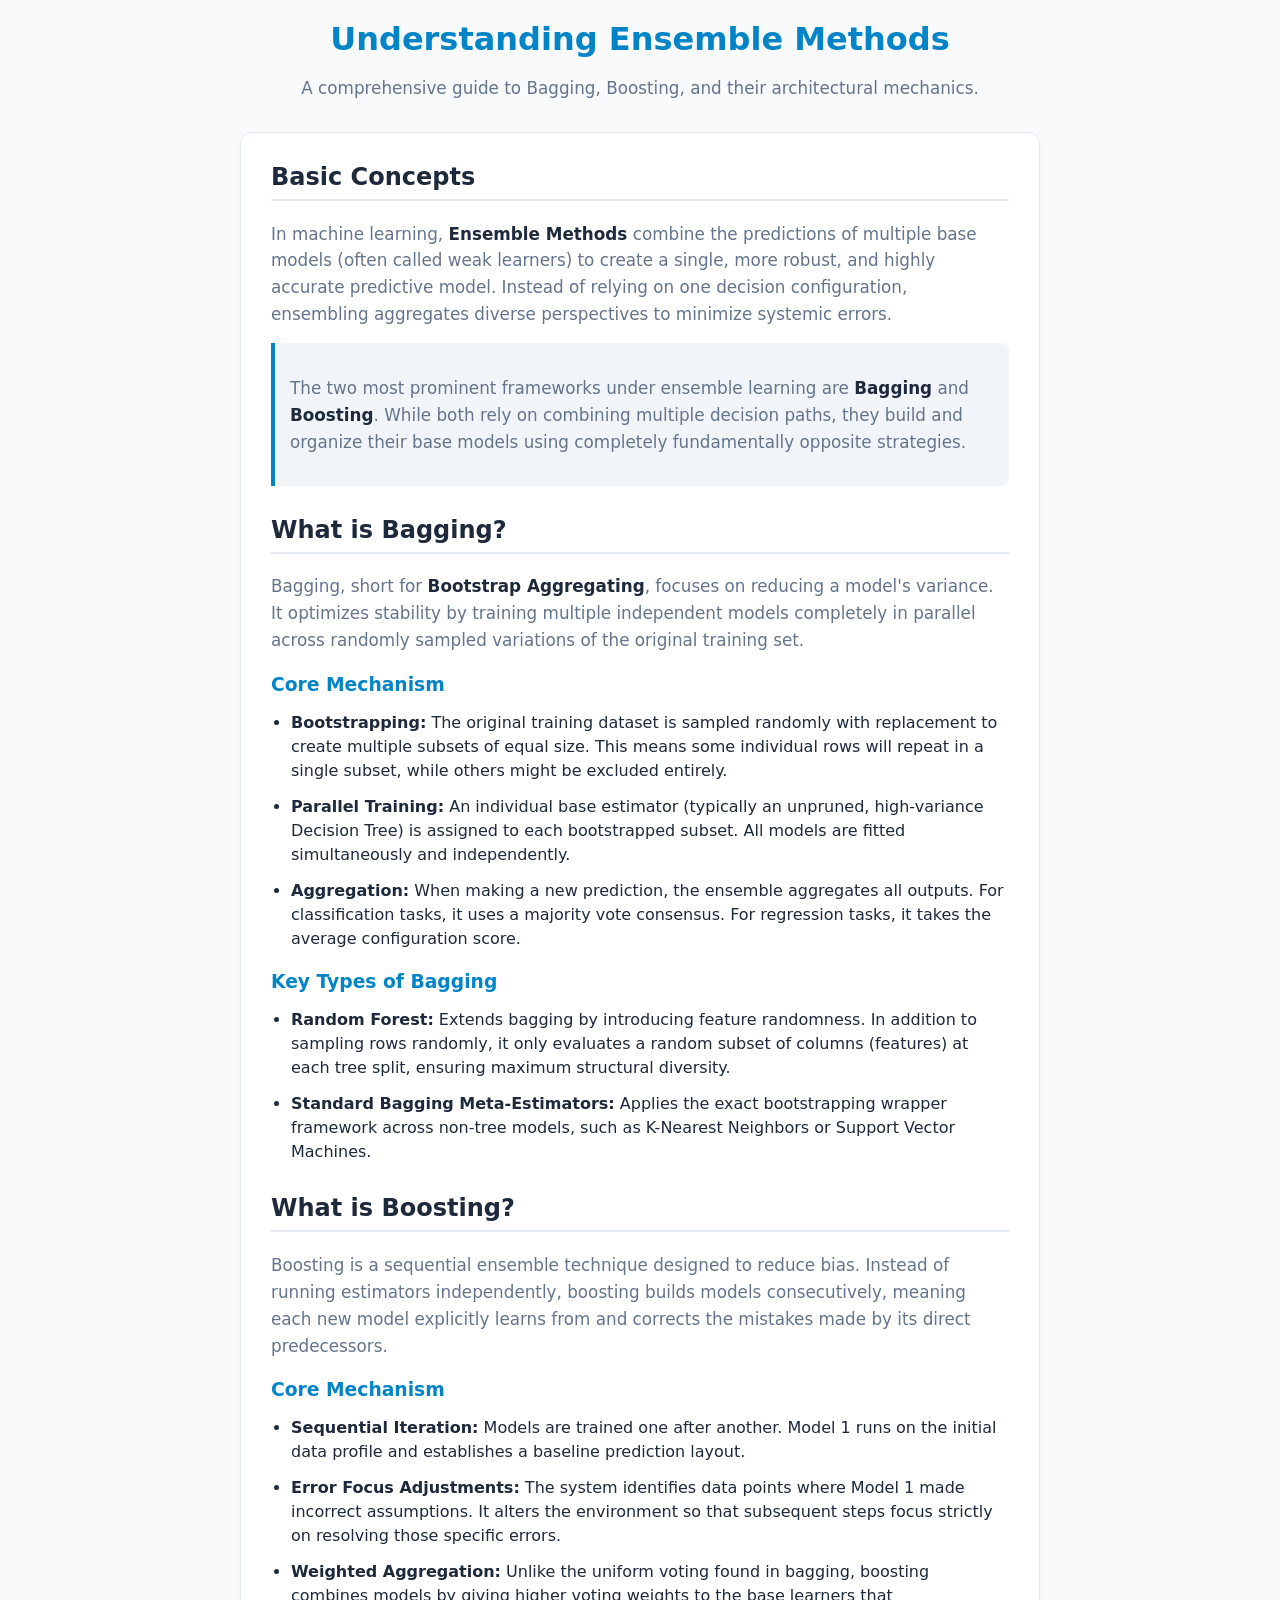
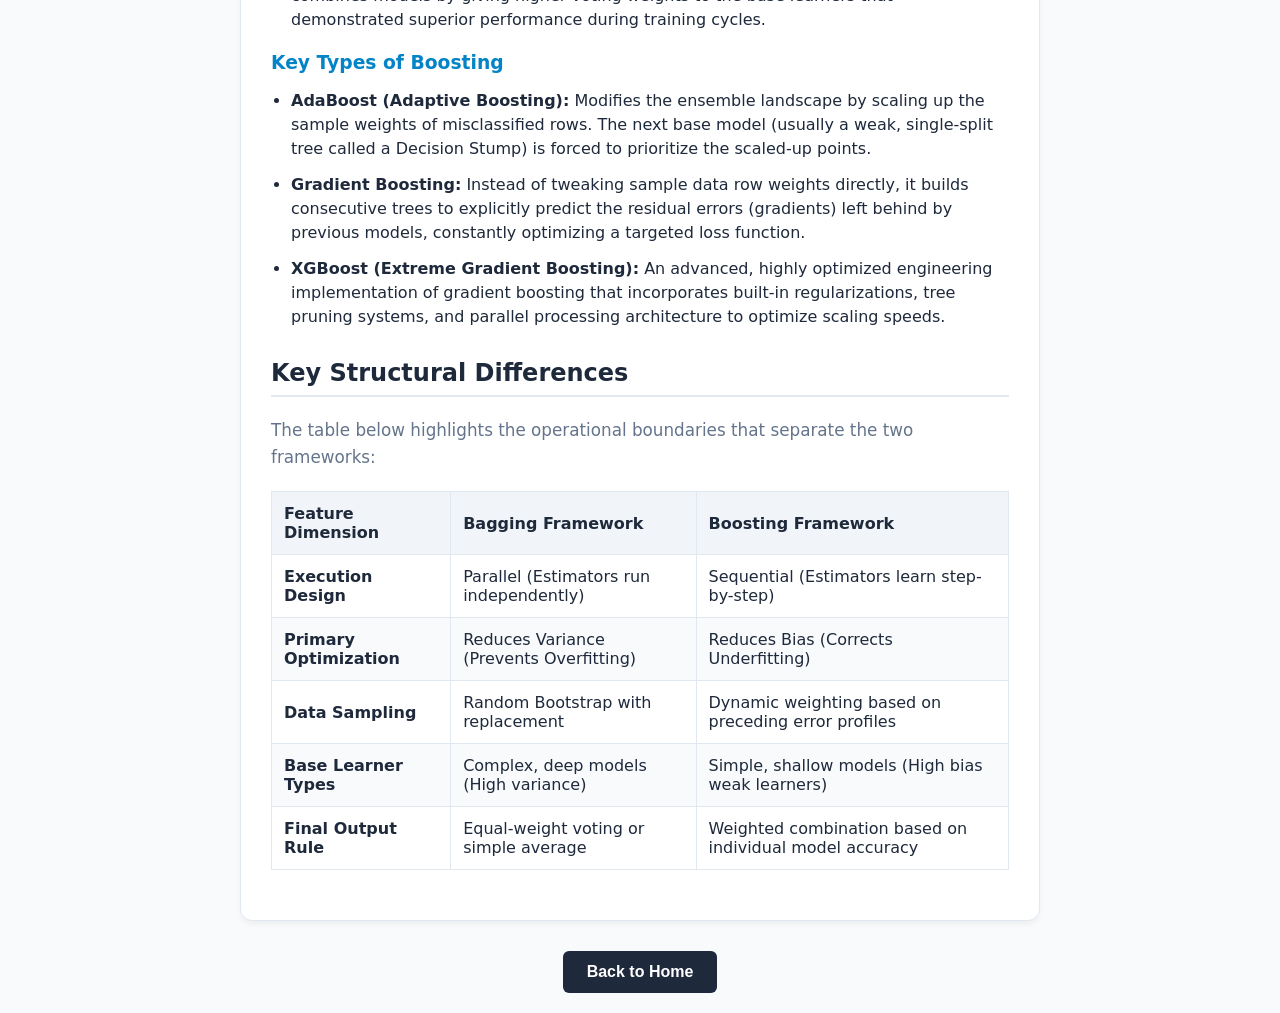
<file: about.html>
<!DOCTYPE html>
<html lang="en">
<head>
    <meta charset="UTF-8">
    <meta name="viewport" content="width=device-width, initial-scale=1.0">
    <title>About | ML Ensemble Methods Simulator</title>
    <link rel="stylesheet" href="https://harish040805.github.io/mlensemblemethods/aboutcss.css">
    <link rel="icon" href="https://github.com/Harish040805/mlensemblemethods/blob/main/logo.png?raw=true" type="image/png">
</head>
<body>

    <div class="container">
        <header>
            <h1>Understanding Ensemble Methods</h1>
            <p>A comprehensive guide to Bagging, Boosting, and their architectural mechanics.</p>
        </header>

        <div class="panel">
            <h2>Basic Concepts</h2>
            <p>In machine learning, <strong>Ensemble Methods</strong> combine the predictions of multiple base models (often called weak learners) to create a single, more robust, and highly accurate predictive model. Instead of relying on one decision configuration, ensembling aggregates diverse perspectives to minimize systemic errors.</p>
            
            <div class="highlight-box">
                <p>The two most prominent frameworks under ensemble learning are <strong>Bagging</strong> and <strong>Boosting</strong>. While both rely on combining multiple decision paths, they build and organize their base models using completely fundamentally opposite strategies.</p>
            </div>

            <h2>What is Bagging?</h2>
            <p>Bagging, short for <strong>Bootstrap Aggregating</strong>, focuses on reducing a model's variance. It optimizes stability by training multiple independent models completely in parallel across randomly sampled variations of the original training set.</p>
            
            <h3>Core Mechanism</h3>
            <ul>
                <li><strong>Bootstrapping:</strong> The original training dataset is sampled randomly with replacement to create multiple subsets of equal size. This means some individual rows will repeat in a single subset, while others might be excluded entirely.</li>
                <li><strong>Parallel Training:</strong> An individual base estimator (typically an unpruned, high-variance Decision Tree) is assigned to each bootstrapped subset. All models are fitted simultaneously and independently.</li>
                <li><strong>Aggregation:</strong> When making a new prediction, the ensemble aggregates all outputs. For classification tasks, it uses a majority vote consensus. For regression tasks, it takes the average configuration score.</li>
            </ul>

            <h3>Key Types of Bagging</h3>
            <ul>
                <li><strong>Random Forest:</strong> Extends bagging by introducing feature randomness. In addition to sampling rows randomly, it only evaluates a random subset of columns (features) at each tree split, ensuring maximum structural diversity.</li>
                <li><strong>Standard Bagging Meta-Estimators:</strong> Applies the exact bootstrapping wrapper framework across non-tree models, such as K-Nearest Neighbors or Support Vector Machines.</li>
            </ul>

            <h2>What is Boosting?</h2>
            <p>Boosting is a sequential ensemble technique designed to reduce bias. Instead of running estimators independently, boosting builds models consecutively, meaning each new model explicitly learns from and corrects the mistakes made by its direct predecessors.</p>
            
            <h3>Core Mechanism</h3>
            <ul>
                <li><strong>Sequential Iteration:</strong> Models are trained one after another. Model 1 runs on the initial data profile and establishes a baseline prediction layout.</li>
                <li><strong>Error Focus Adjustments:</strong> The system identifies data points where Model 1 made incorrect assumptions. It alters the environment so that subsequent steps focus strictly on resolving those specific errors.</li>
                <li><strong>Weighted Aggregation:</strong> Unlike the uniform voting found in bagging, boosting combines models by giving higher voting weights to the base learners that demonstrated superior performance during training cycles.</li>
            </ul>

            <h3>Key Types of Boosting</h3>
            <ul>
                <li><strong>AdaBoost (Adaptive Boosting):</strong> Modifies the ensemble landscape by scaling up the sample weights of misclassified rows. The next base model (usually a weak, single-split tree called a Decision Stump) is forced to prioritize the scaled-up points.</li>
                <li><strong>Gradient Boosting:</strong> Instead of tweaking sample data row weights directly, it builds consecutive trees to explicitly predict the residual errors (gradients) left behind by previous models, constantly optimizing a targeted loss function.</li>
                <li><strong>XGBoost (Extreme Gradient Boosting):</strong> An advanced, highly optimized engineering implementation of gradient boosting that incorporates built-in regularizations, tree pruning systems, and parallel processing architecture to optimize scaling speeds.</li>
            </ul>

            <h2>Key Structural Differences</h2>
            <p>The table below highlights the operational boundaries that separate the two frameworks:</p>

            <table class="comparison-table">
                <thead>
                    <tr>
                        <th>Feature Dimension</th>
                        <th>Bagging Framework</th>
                        <th>Boosting Framework</th>
                    </tr>
                </thead>
                <tbody>
                    <tr>
                        <td><strong>Execution Design</strong></td>
                        <td>Parallel (Estimators run independently)</td>
                        <td>Sequential (Estimators learn step-by-step)</td>
                    </tr>
                    <tr>
                        <td><strong>Primary Optimization</strong></td>
                        <td>Reduces Variance (Prevents Overfitting)</td>
                        <td>Reduces Bias (Corrects Underfitting)</td>
                    </tr>
                    <tr>
                        <td><strong>Data Sampling</strong></td>
                        <td>Random Bootstrap with replacement</td>
                        <td>Dynamic weighting based on preceding error profiles</td>
                    </tr>
                    <tr>
                        <td><strong>Base Learner Types</strong></td>
                        <td>Complex, deep models (High variance)</td>
                        <td>Simple, shallow models (High bias weak learners)</td>
                    </tr>
                    <tr>
                        <td><strong>Final Output Rule</strong></td>
                        <td>Equal-weight voting or simple average</td>
                        <td>Weighted combination based on individual model accuracy</td>
                    </tr>
                </tbody>
            </table>
        </div>

        <div class="footer-nav">
            <button class="action-btn" id="back-btn">Back to Home</button>
        </div>
    </div>

    <script>
        document.getElementById('back-btn').onclick = function() {
            window.location.href = 'https://harish040805.github.io/mlensemblemethods/';
        };
    </script>
</body>
</html>
</file>
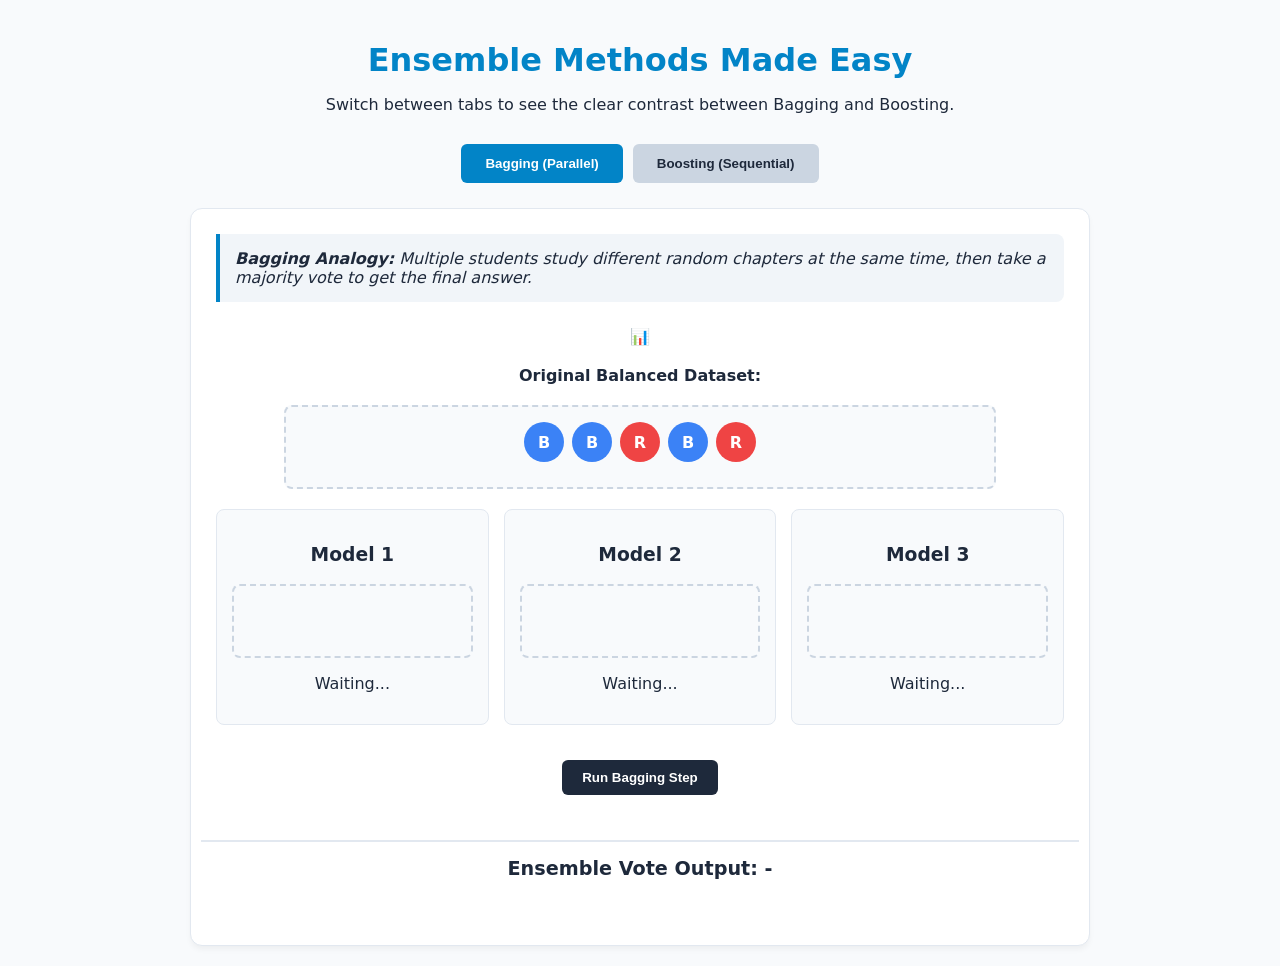
<file: bagandboost.html>
<!DOCTYPE html>
<html lang="en">
<head>
    <meta charset="UTF-8">
    <meta name="viewport" content="width=device-width, initial-scale=1.0">
    <title>Bagging and Boosting | ML Ensemble Methods Simulator</title>
    <link rel="stylesheet" href="https://harish040805.github.io/mlensemblemethods/bagandboostcss.css">
    <link rel="icon" href="https://github.com/Harish040805/mlensemblemethods/blob/main/logo.png?raw=true" type="image/png">
</head>
<body>

    <div class="container">
        <header>
            <h1>Ensemble Methods Made Easy</h1>
            <p>Switch between tabs to see the clear contrast between Bagging and Boosting.</p>
        </header>

        <div class="tabs">
            <button class="tab-btn active" onclick="switchTab('bagging')">Bagging (Parallel)</button>
            <button class="tab-btn" onclick="switchTab('boosting')">Boosting (Sequential)</button>
        </div>

        <div id="bagging-panel" class="panel active">
            <div class="analogy-box">
                <strong>Bagging Analogy:</strong> Multiple students study different random chapters at the same time, then take a majority vote to get the final answer.
            </div>
            <div class="visual-arena">
                📊 <strong>Original Balanced Dataset:</strong>
                <div class="item-pool">
                    <div class="ball blue">B</div><div class="ball blue">B</div><div class="ball red">R</div><div class="ball blue">B</div><div class="ball red">R</div>
                </div>
                
                <div class="interactive-section">
                    <div class="sub-card" id="bag-learner-1">
                        <h3>Model 1</h3>
                        <div class="item-pool" id="bag-pool-1" style="width:auto; min-height:40px;"></div>
                        <p id="bag-pred-1">Waiting...</p>
                    </div>
                    <div class="sub-card" id="bag-learner-2">
                        <h3>Model 2</h3>
                        <div class="item-pool" id="bag-pool-2" style="width:auto; min-height:40px;"></div>
                        <p id="bag-pred-2">Waiting...</p>
                    </div>
                    <div class="sub-card" id="bag-learner-3">
                        <h3>Model 3</h3>
                        <div class="item-pool" id="bag-pool-3" style="width:auto; min-height:40px;"></div>
                        <p id="bag-pred-3">Waiting...</p>
                    </div>
                </div>
                
                <button class="action-btn" id="bag-action" onclick="simulateBagging()">Run Bagging Step</button>
                <div class="output-display" id="bag-output">Ensemble Vote Output: -</div>
            </div>
        </div>

        <div id="boosting-panel" class="panel">
            <div class="analogy-box">
                <strong>Boosting Analogy:</strong> One student learns sequentially. If they get a question wrong, that question gets extra focus (grows bigger) in the next round until they fix it.
            </div>
            <div class="visual-arena">
                📊 <strong>Dataset with Dynamic Focus Weights:</strong>
                <div class="item-pool" id="boost-dataset-pool">
                    <div class="ball blue" id="bball-1">B</div>
                    <div class="ball red" id="bball-2">R</div>
                    <div class="ball blue" id="bball-3">B</div>
                </div>

                <div class="interactive-section">
                    <div class="sub-card" id="boost-card-1">
                        <h3>Round 1</h3>
                        <p id="boost-txt-1">Trains on all items equally.</p>
                        <p id="boost-status-1">-</p>
                    </div>
                    <div class="sub-card" id="boost-card-2">
                        <h3>Round 2</h3>
                        <p id="boost-txt-2">Waiting...</p>
                        <p id="boost-status-2">-</p>
                    </div>
                </div>

                <button class="action-btn" id="boost-action" onclick="simulateBoosting()">Run Next Sequential Round</button>
                <div class="output-display" id="boost-output">Final Correction Model status: -</div>
            </div>
        </div>
    </div>

    <script>
        function switchTab(type) {
            document.querySelectorAll('.tab-btn').forEach(btn => btn.classList.remove('active'));
            document.querySelectorAll('.panel').forEach(p => p.classList.remove('active'));
            
            if(type === 'bagging') {
                document.querySelector('.tabs .tab-btn:nth-child(1)').classList.add('active');
                document.getElementById('bagging-panel').classList.add('active');
            } else {
                document.querySelector('.tabs .tab-btn:nth-child(2)').classList.add('active');
                document.getElementById('boosting-panel').classList.add('active');
            }
            resetSimulations();
        }

        let baggingStep = 0;
        function simulateBagging() {
            if(baggingStep === 0) {
                const items = [
                    {v:'B', c:'blue'}, {v:'B', c:'blue'}, {v:'R', c:'red'}
                ];
                
                for(let m=1; m<=3; m++) {
                    const pool = document.getElementById(`bag-pool-${m}`);
                    pool.innerHTML = '';
                    let blues = 0, reds = 0;
                    
                    for(let i=0; i<3; i++) {
                        const rand = items[Math.floor(Math.random() * items.length)];
                        const el = document.createElement('div');
                        el.className = `ball ${rand.c}`;
                        el.innerText = rand.v;
                        pool.appendChild(el);
                        if(rand.v === 'B') blues++; else reds++;
                    }
                    const pred = blues >= reds ? 'Blue' : 'Red';
                    document.getElementById(`bag-pred-${m}`).innerText = `Predicts: ${pred}`;
                    document.getElementById(`bag-pred-${m}`).style.color = blues >= reds ? '#2563eb' : '#dc2626';
                }
                
                document.getElementById('bag-action').innerText = 'Compute Voting Result';
                baggingStep = 1;
            } else {
                document.getElementById('bag-output').innerText = 'Ensemble Vote Output: Blue Wins (Majority Rule Consensus)';
                document.getElementById('bag-output').style.color = '#16a34a';
                document.getElementById('bag-action').disabled = true;
            }
        }

        let boostingStep = 0;
        function simulateBoosting() {
            if(boostingStep === 0) {
                document.getElementById('boost-card-1').classList.add('highlight');
                document.getElementById('boost-status-1').innerText = '❌ Missed Red Item!';
                document.getElementById('boost-status-1').style.color = '#dc2626';
                
                document.getElementById('bball-2').classList.add('large');
                
                document.getElementById('boost-txt-2').innerText = 'Focuses on the magnified Red Item.';
                document.getElementById('boost-action').innerText = 'Finish Sequential Optimization';
                boostingStep = 1;
            } else {
                document.getElementById('boost-card-1').classList.remove('highlight');
                document.getElementById('boost-card-2').classList.add('highlight');
                document.getElementById('boost-status-2').innerText = '✅ Fixed Red Item Error!';
                document.getElementById('boost-status-2').style.color = '#16a34a';
                
                document.getElementById('boost-output').innerText = 'Final Status: Errors eliminated sequentially.';
                document.getElementById('boost-output').style.color = '#16a34a';
                document.getElementById('boost-action').disabled = true;
            }
        }

        function resetSimulations() {
            baggingStep = 0;
            boostingStep = 0;
            
            document.getElementById('bag-action').disabled = false;
            document.getElementById('bag-action').innerText = 'Run Bagging Step';
            document.getElementById('bag-output').innerText = 'Ensemble Vote Output: -';
            document.getElementById('bag-output').style.color = 'var(--text-color)';
            for(let m=1; m<=3; m++) {
                document.getElementById(`bag-pool-${m}`).innerHTML = '';
                document.getElementById(`bag-pred-${m}`).innerText = 'Waiting...';
                document.getElementById(`bag-pred-${m}`).style.color = 'var(--text-color)';
            }

            document.getElementById('boost-action').disabled = false;
            document.getElementById('boost-action').innerText = 'Run Next Sequential Round';
            document.getElementById('boost-output').innerText = 'Final Status: -';
            document.getElementById('boost-output').style.color = 'var(--text-color)';
            document.getElementById('bball-2').classList.remove('large');
            document.getElementById('boost-card-1').classList.remove('highlight');
            document.getElementById('boost-card-2').classList.remove('highlight');
            document.getElementById('boost-status-1').innerText = '-';
            document.getElementById('boost-status-2').innerText = '-';
            document.getElementById('boost-txt-2').innerText = 'Waiting...';
        }
    </script>
</body>
</html>
</file>
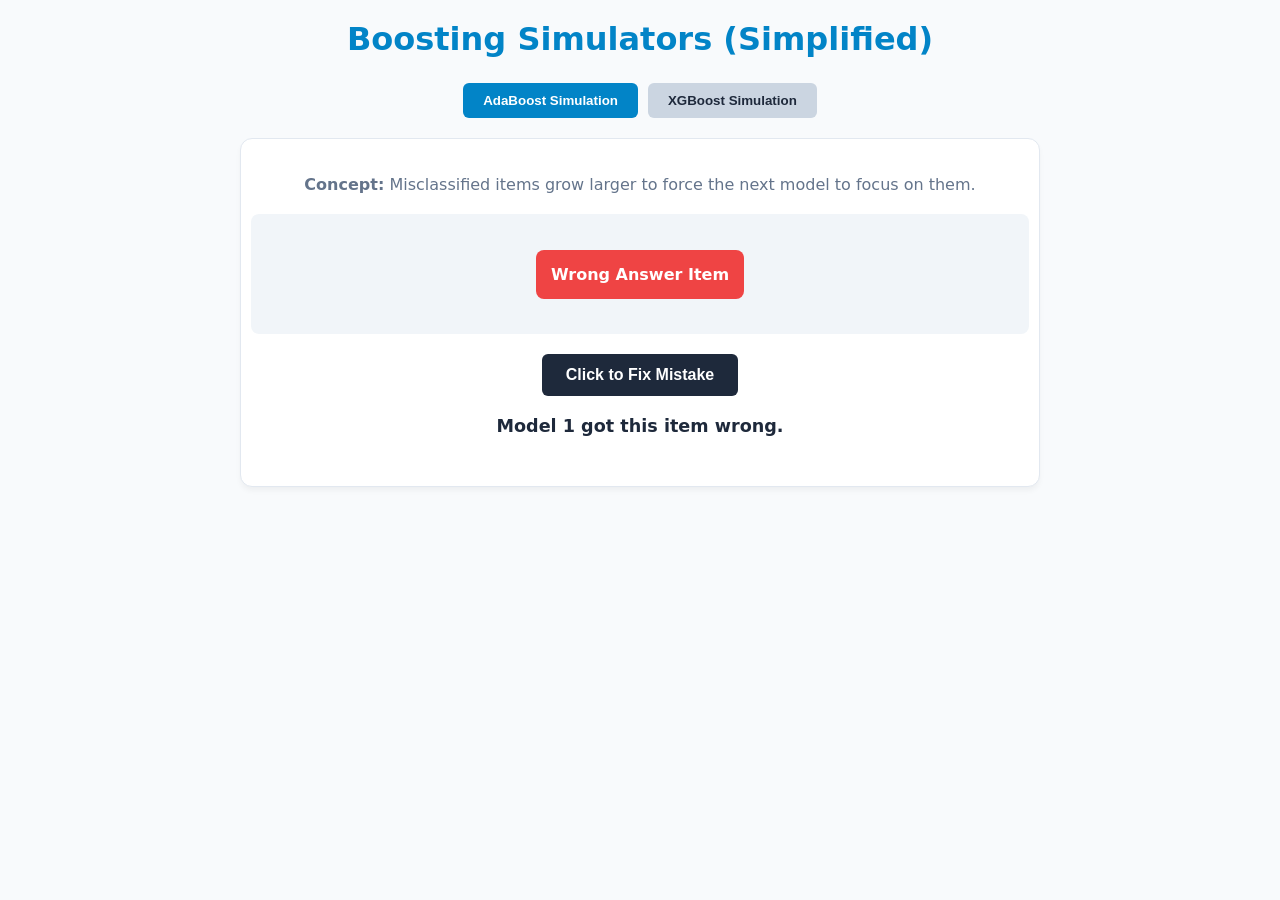
<file: boostingtypes.html>
<!DOCTYPE html>
<html lang="en">
<head>
    <meta charset="UTF-8">
    <meta name="viewport" content="width=device-width, initial-scale=1.0">
    <title>Boosting Types | ML Ensemble Methods Simulator</title>
    <link rel="stylesheet" href="https://harish040805.github.io/mlensemblemethods/boostingtypescss.css">
    <link rel="icon" href="https://github.com/Harish040805/mlensemblemethods/blob/main/logo.png?raw=true" type="image/png">
</head>
<body>

    <div class="container">
        <header>
            <h1>Boosting Simulators (Simplified)</h1>
        </header>

        <div class="tabs">
            <button class="tab-btn active" id="tab-ada-btn">AdaBoost Simulation</button>
            <button class="tab-btn" id="tab-xg-btn">XGBoost Simulation</button>
        </div>

        <div id="ada-panel" class="panel active">
            <p style="text-align: center; color: #64748b;"><strong>Concept:</strong> Misclassified items grow larger to force the next model to focus on them.</p>
            <div class="arena">
                <div class="display-box">
                    <div class="item ada" id="ada-item">Wrong Answer Item</div>
                </div>
                <button class="action-btn" id="ada-btn">Click to Fix Mistake</button>
                <div class="status-text" id="ada-status">Model 1 got this item wrong.</div>
            </div>
        </div>

        <div id="xg-panel" class="panel">
            <p style="text-align: center; color: #64748b;"><strong>Concept:</strong> Measures the exact remaining error gap and builds a tree to shrink it to zero.</p>
            <div class="arena">
                <div class="display-box">
                    <div class="item xg">
                        Prediction Goal
                        <div class="error-bar"><div class="error-fill" id="xg-fill"></div></div>
                    </div>
                </div>
                <button class="action-btn" id="xg-btn">Click to Correct Error</button>
                <div class="status-text" id="xg-status">Error Gap is currently at 100%.</div>
            </div>
        </div>
    </div>

    <script>
        const tabAdaBtn = document.getElementById('tab-ada-btn');
        const tabXgBtn = document.getElementById('tab-xg-btn');
        const adaPanel = document.getElementById('ada-panel');
        const xgPanel = document.getElementById('xg-panel');
        const adaItem = document.getElementById('ada-item');
        const adaStatus = document.getElementById('ada-status');
        const adaBtn = document.getElementById('ada-btn');
        const xgFill = document.getElementById('xg-fill');
        const xgStatus = document.getElementById('xg-status');
        const xgBtn = document.getElementById('xg-btn');

        let adaState = 0;
        let xgState = 0;

        function switchTab(tab) {
            tabAdaBtn.classList.remove('active');
            tabXgBtn.classList.remove('active');
            adaPanel.classList.remove('active');
            xgPanel.classList.remove('active');
            
            if(tab === 'ada') {
                tabAdaBtn.classList.add('active');
                adaPanel.classList.add('active');
            } else {
                tabXgBtn.classList.add('active');
                xgPanel.classList.add('active');
            }
            resetSims();
        }

        function stepAda() {
            if(adaState === 0) {
                adaItem.classList.add('grow');
                adaStatus.innerText = 'AdaBoost scaled up its weight! It is now huge.';
                adaBtn.innerText = 'Train Model 2 on Big Item';
                adaState = 1;
            } else {
                adaItem.classList.remove('grow');
                adaItem.style.backgroundColor = '#16a34a';
                adaItem.innerText = 'Correct Answer Item';
                adaStatus.innerText = 'Model 2 focused on the large item and fixed it!';
                adaStatus.style.color = '#16a34a';
                adaBtn.disabled = true;
            }
        }

        function stepXG() {
            if(xgState === 0) {
                xgFill.style.width = '40%';
                xgStatus.innerText = 'Tree 1 computed the gradient gap and shrank the error down to 40%.';
                xgBtn.innerText = 'Run Final Tree Correction';
                xgState = 1;
            } else {
                xgFill.style.width = '0%';
                xgStatus.innerText = 'Tree 2 closed the remaining residual gap! Error is now 0%.';
                xgStatus.style.color = '#16a34a';
                xgBtn.disabled = true;
            }
        }

        function resetSims() {
            adaState = 0;
            xgState = 0;
            
            adaItem.className = 'item ada';
            adaItem.style.backgroundColor = '#ef4444';
            adaItem.innerText = 'Wrong Answer Item';
            adaStatus.innerText = 'Model 1 got this item wrong.';
            adaStatus.style.color = '#1e293b';
            adaBtn.innerText = 'Click to Fix Mistake';
            adaBtn.disabled = false;

            xgFill.style.width = '100%';
            xgStatus.innerText = 'Error Gap is currently at 100%.';
            xgStatus.style.color = '#1e293b';
            xgBtn.innerText = 'Click to Correct Error';
            xgBtn.disabled = false;
        }

        tabAdaBtn.onclick = function() { switchTab('ada'); };
        tabXgBtn.onclick = function() { switchTab('xg'); };
        adaBtn.onclick = stepAda;
        xgBtn.onclick = stepXG;
    </script>
</body>
</html>
</file>
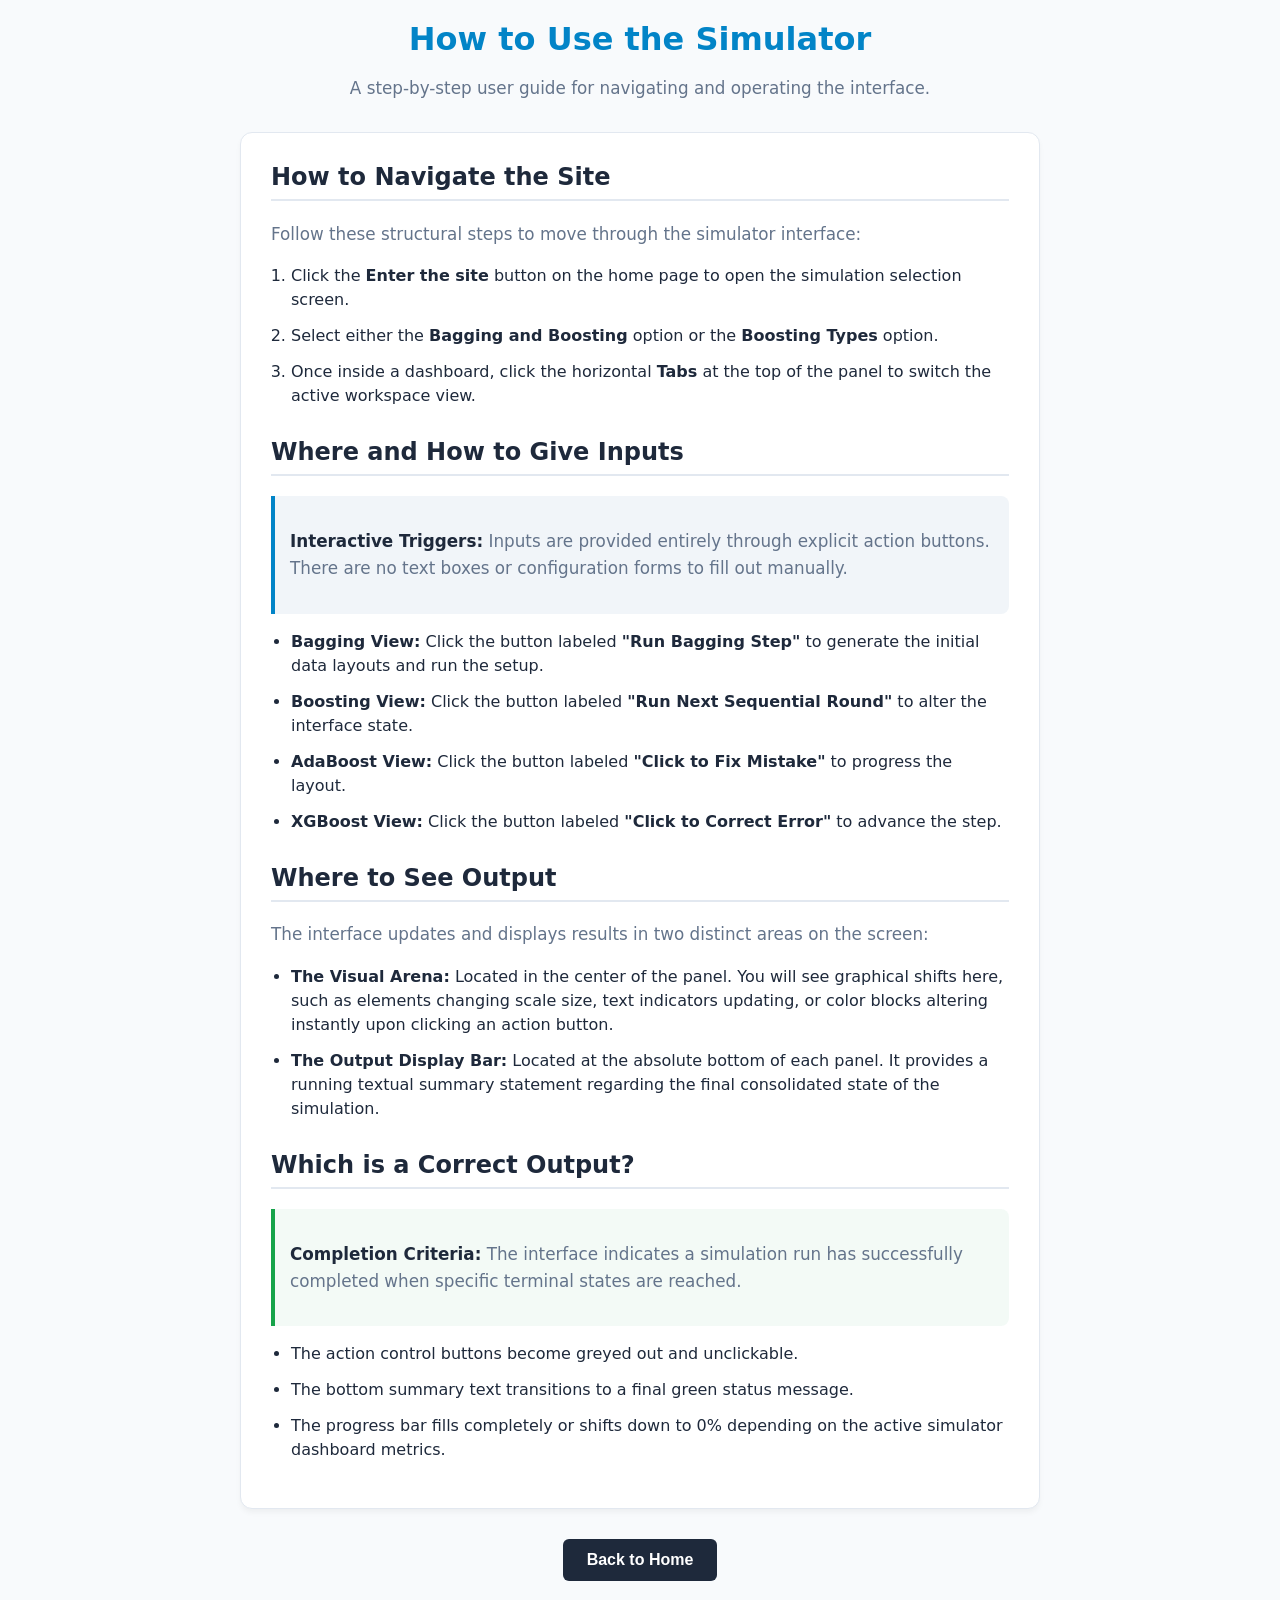
<file: instructions.html>
<!DOCTYPE html>
<html lang="en">
<head>
    <meta charset="UTF-8">
    <meta name="viewport" content="width=device-width, initial-scale=1.0">
    <title>Instructions | ML Ensemble Methods Simulator</title>
    <link rel="stylesheet" href="https://harish040805.github.io/mlensemblemethods/instructionscss.css">
    <link rel="icon" href="https://github.com/Harish040805/mlensemblemethods/blob/main/logo.png?raw=true" type="image/png">
</head>
<body>
    <div class="container">
        <header>
            <h1>How to Use the Simulator</h1>
            <p>A step-by-step user guide for navigating and operating the interface.</p>
        </header>

        <div class="panel">
            <h2>How to Navigate the Site</h2>
            <p>Follow these structural steps to move through the simulator interface:</p>
            <ol>
                <li>Click the <strong>Enter the site</strong> button on the home page to open the simulation selection screen.</li>
                <li>Select either the <strong>Bagging and Boosting</strong> option or the <strong>Boosting Types</strong> option.</li>
                <li>Once inside a dashboard, click the horizontal <strong>Tabs</strong> at the top of the panel to switch the active workspace view.</li>
            </ol>

            <h2>Where and How to Give Inputs</h2>
            <div class="highlight-box">
                <p><strong>Interactive Triggers:</strong> Inputs are provided entirely through explicit action buttons. There are no text boxes or configuration forms to fill out manually.</p>
            </div>
            <ul>
                <li><strong>Bagging View:</strong> Click the button labeled <strong>"Run Bagging Step"</strong> to generate the initial data layouts and run the setup.</li>
                <li><strong>Boosting View:</strong> Click the button labeled <strong>"Run Next Sequential Round"</strong> to alter the interface state.</li>
                <li><strong>AdaBoost View:</strong> Click the button labeled <strong>"Click to Fix Mistake"</strong> to progress the layout.</li>
                <li><strong>XGBoost View:</strong> Click the button labeled <strong>"Click to Correct Error"</strong> to advance the step.</li>
            </ul>

            <h2>Where to See Output</h2>
            <p>The interface updates and displays results in two distinct areas on the screen:</p>
            <ul>
                <li><strong>The Visual Arena:</strong> Located in the center of the panel. You will see graphical shifts here, such as elements changing scale size, text indicators updating, or color blocks altering instantly upon clicking an action button.</li>
                <li><strong>The Output Display Bar:</strong> Located at the absolute bottom of each panel. It provides a running textual summary statement regarding the final consolidated state of the simulation.</li>
            </ul>

            <h2>Which is a Correct Output?</h2>
            <div class="success-box">
                <p><strong>Completion Criteria:</strong> The interface indicates a simulation run has successfully completed when specific terminal states are reached.</p>
            </div>
            <ul>
                <li>The action control buttons become greyed out and unclickable.</li>
                <li>The bottom summary text transitions to a final green status message.</li>
                <li>The progress bar fills completely or shifts down to 0% depending on the active simulator dashboard metrics.</li>
            </ul>
        </div>

        <div class="footer-nav">
            <button class="action-btn" id="back-btn">Back to Home</button>
        </div>
    </div>

    <script>
        document.getElementById('back-btn').onclick = function() {
            window.location.href = 'https://harish040805.github.io/mlensemblemethods/';
        };
    </script>
</body>
</html>
</file>
